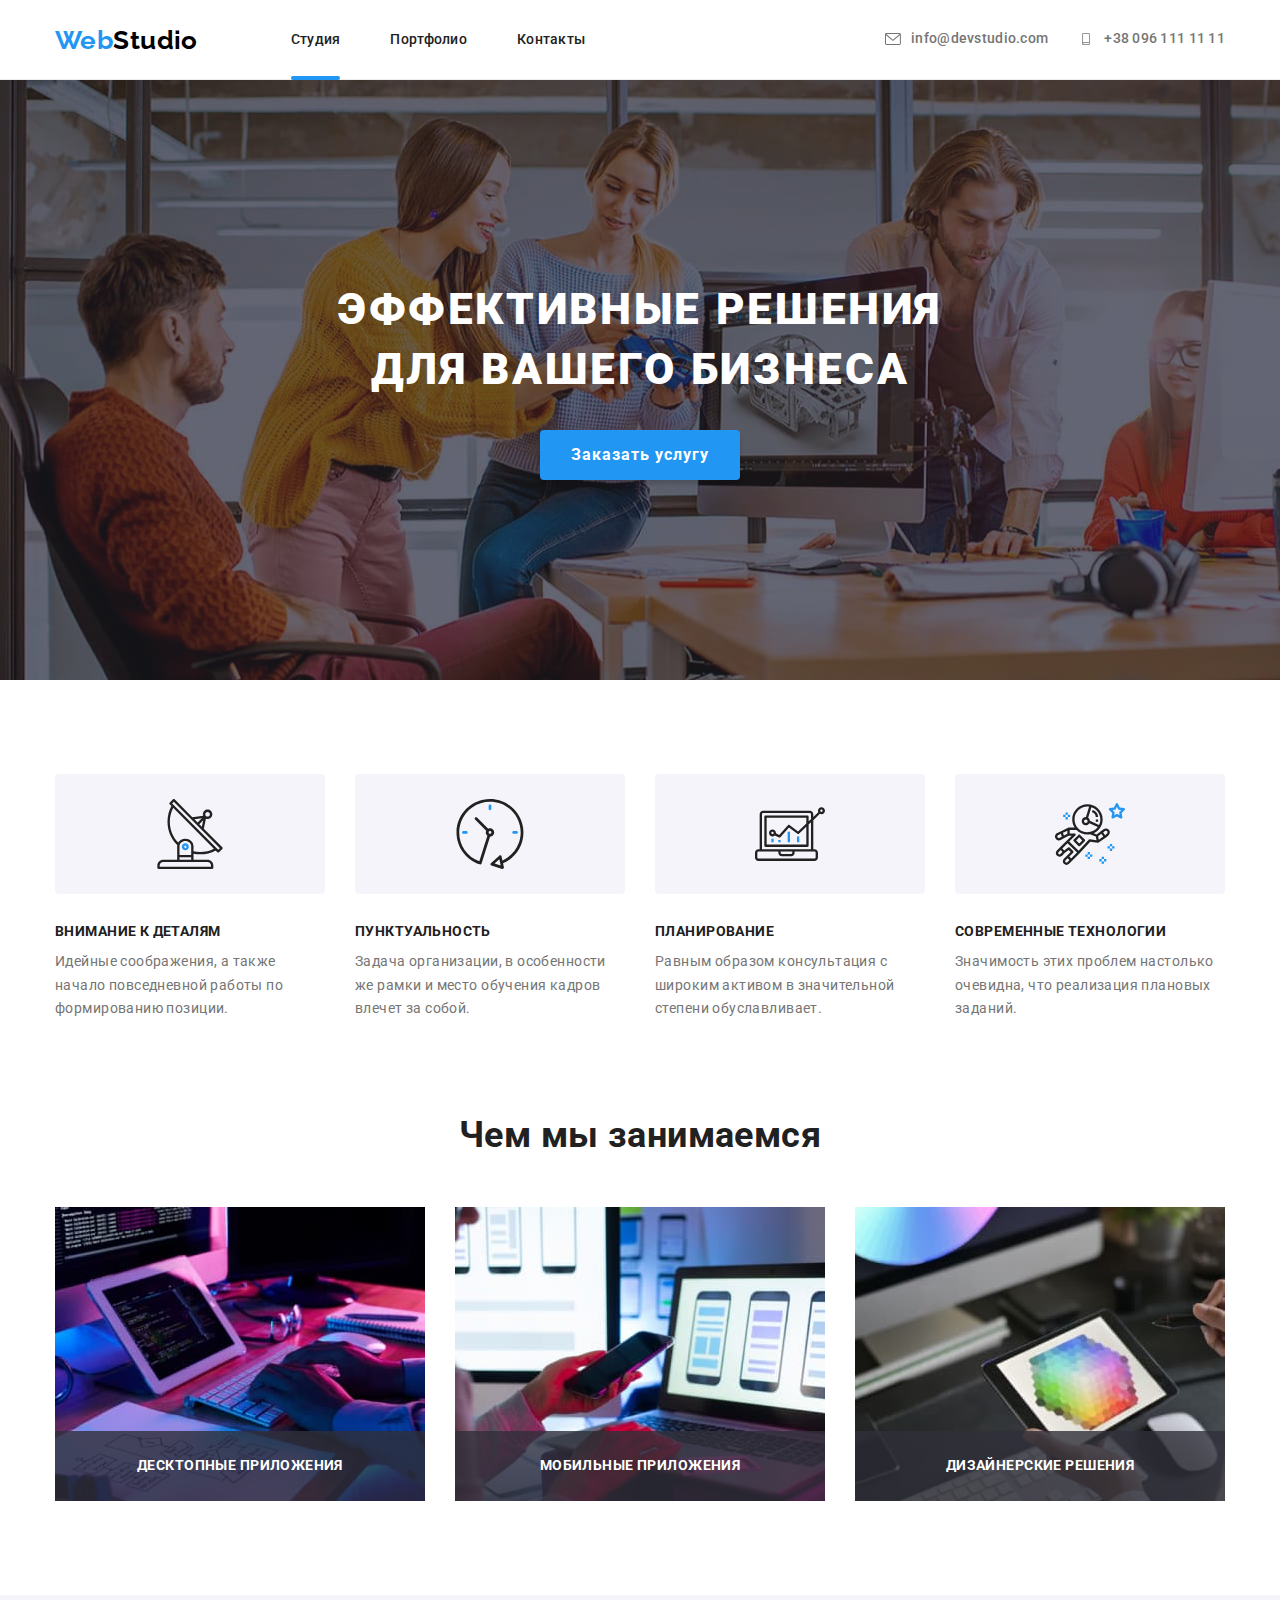
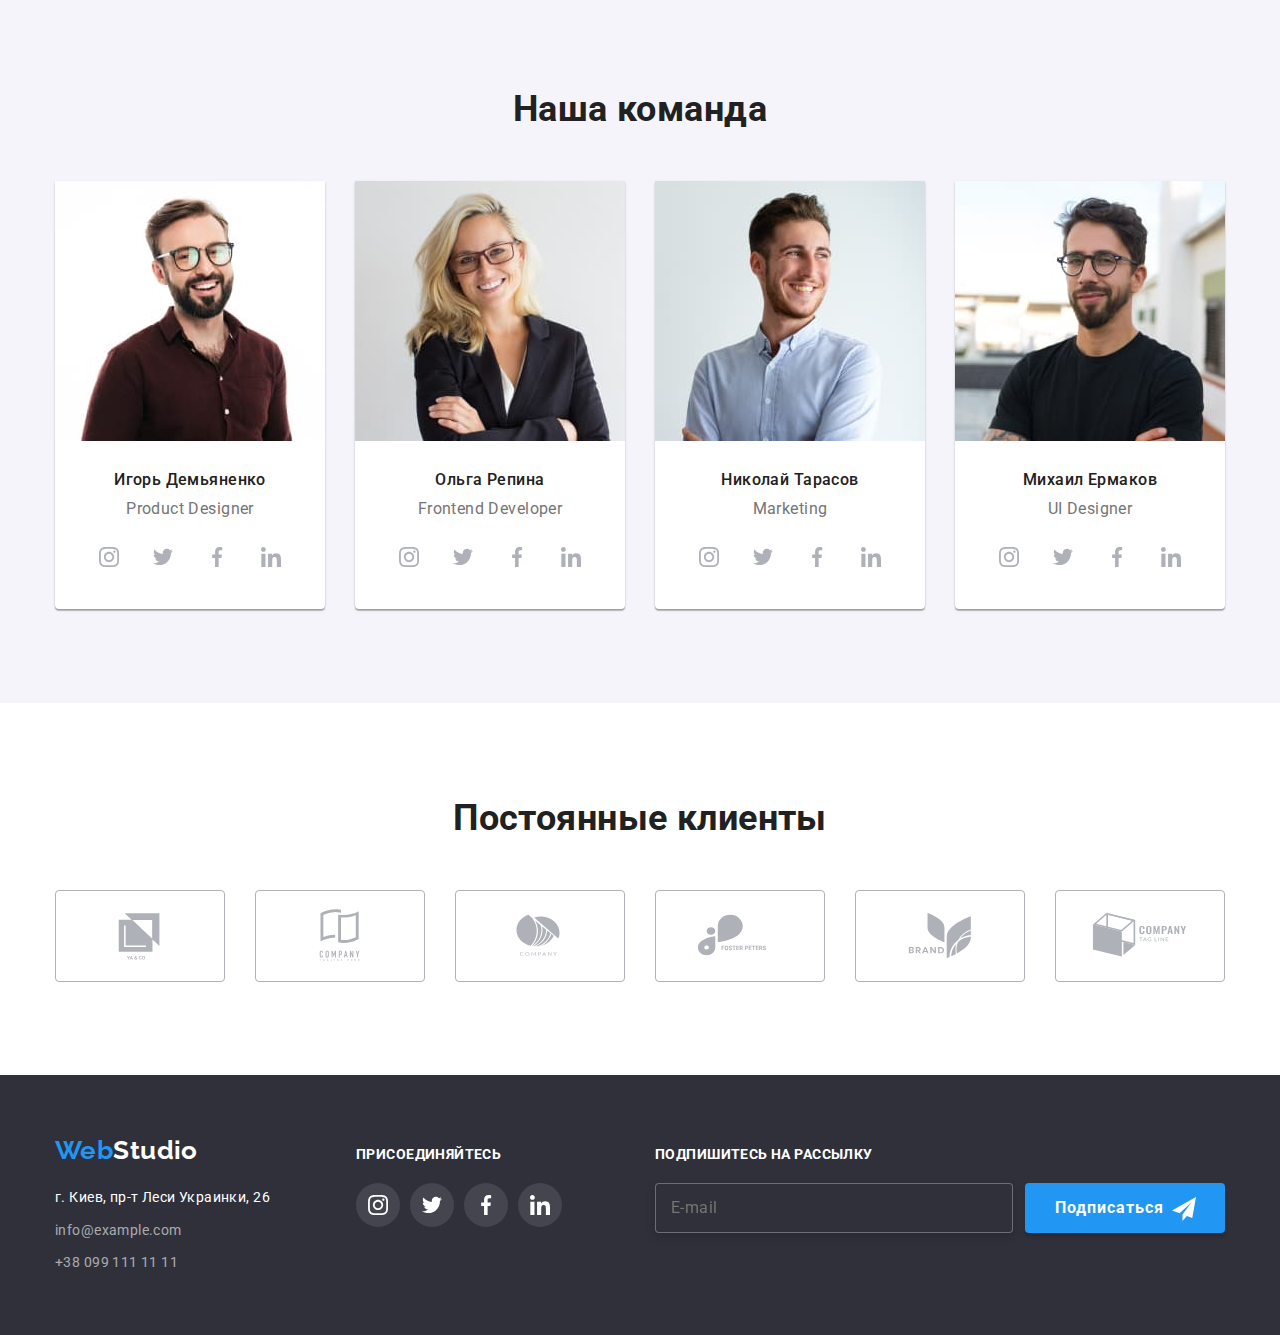
<file: index.html>
<!DOCTYPE html>
<html lang="ru">

<head>
    <meta charset="UTF-8">
    <meta http-equiv="X-UA-Compatible" content="IE=edge">
    <meta name="viewport" content="width=device-width, initial-scale=1.0">
    <title>Студия</title>

    <link rel="preconnect" href="https://fonts.googleapis.com">
    <link rel="preconnect" href="https://fonts.gstatic.com" crossorigin>
    <link
        href="https://fonts.googleapis.com/css2?family=Raleway:wght@700&family=Roboto:wght@400;500;700;900&display=swap"
        rel="stylesheet">

    <link rel="stylesheet" href="css/modern-normalize.css">

    <link rel="stylesheet" href="./css/styles.css">
</head>

<body>

    <!-- Шапка страницы -->
    <header class="header">
        <div class="container cont-header">
            <!-- логотип и навигация -->
            <nav class="nav">

                <a href="/" class="logo">
                    Web<span class="nav-logo">Studio</span>
                </a>

                <ul class="site-nav list">
                    <li class="item">
                        <a href="" class="link current">Студия</a>
                    </li>
                    <li class="item"><a href="./portfolio.html" class="link">Портфолио</a></li>
                    <li class="item"><a href="" class="link">Контакты</a></li>
                </ul>

            </nav>

            <ul class="nav-contacts list">
                <li class="item">
                    <a href="mailto:info@devstudio.com" class="link ">
                        <svg class="icon-button">
                            <use href="./images/sprite.svg#ico-envelope"></use>
                        </svg>
                        info@devstudio.com
                    </a>
                </li>
                <li class="item">
                    <a href="tel:+380961111111" class="link ">
                        <svg class="icon-button">
                            <use href="./images/sprite.svg#ico-smartphone"></use>
                        </svg>
                        +38 096 111 11 11
                    </a>
                </li>

            </ul>
        </div>

        <div class="line"></div>
    </header>

    <main>
        <!-- Герой -->
        <section class="section hero">
            <div class="container">
                <h1 class="hero-title">Эффективные решения<br /> для вашего бизнеса</h1>
                <button type="button" class="hero-btn" data-modal-open>Заказать услугу</button>
            </div>
        </section>

        <!-- Особенности -->
        <section class="section feature">
            <div class="container">
                <h2 hidden>Особенности</h2>
                <ul class="feature-item list">
                    <li class="feature-list">
                        <div class="icon-feature">
                            <svg class="svg-feature">
                                <use href="./images/sprite.svg#ico-antenna"></use>
                            </svg>
                        </div>
                        <h3 class="feature-title">Внимание к деталям</h3>
                        <p class="feature-text">
                            Идейные соображения, а также начало повседневной работы по формированию позиции.
                        </p>
                    </li>
                    <li class="feature-list">
                        <div class="icon-feature">
                            <svg class="svg-feature">
                                <use href="./images/sprite.svg#ico-clock">
                                </use>
                            </svg>
                        </div>
                        <h3 class="feature-title">Пунктуальность</h3>
                        <p class="feature-text">
                            Задача организации, в особенности же рамки и место обучения кадров влечет за собой.
                        </p>
                    </li>
                    <li class="feature-list">
                        <div class="icon-feature">
                            <svg class="svg-feature">
                                <use href="./images/sprite.svg#ico-diagram"></use>
                            </svg>
                        </div>
                        <h3 class="feature-title">Планирование</h3>
                        <p class="feature-text">
                            Равным образом консультация с широким активом в значительной степени обуславливает.
                        </p>
                    </li>
                    <li class="feature-list">
                        <div class="icon-feature">
                            <svg class="svg-feature">
                                <use href="./images/sprite.svg#ico-astronaut"></use>
                            </svg>
                        </div>
                        <h3 class="feature-title">Современные технологии</h3>
                        <p class="feature-text">
                            Значимость этих проблем настолько очевидна, что реализация плановых заданий.
                        </p>
                    </li>
                </ul>
            </div>
        </section>

        <!-- Чем мы занимаемся-->

        <section class="section work">
            <div class="container">
                <h2 class="work-title">Чем мы занимаемся</h2>
                <ul class="work-list list">
                    <li class="work-item">
                        <div class="work-annexes">
                            <img src="./images/box.jpg" alt="разметка" width="370" height="294" class="work-img">

                            <p class="annexes-text">Десктопные приложения</p>
                        </div>
                    </li>
                    <li class="work-item">
                        <div class="work-annexes">
                            <img src="./images/phones.jpg" alt="верстка под телефоны" width="370" height="294"
                                class="work-img">

                            <p class="annexes-text">Мобильные приложения</p>
                        </div>
                    </li>
                    <li class="work-item">
                        <div class="work-annexes">
                            <img src="./images/tablet.jpg" alt="верстка под телефоны" width="370" height="294"
                                class="work-img">
                            <p class="annexes-text">Дизайнерские решения</p>
                        </div>
                    </li>

                </ul>
            </div>
        </section>

        <!-- Команда разработчиков -->
        <section class="section command">
            <div class="container">
                <h2 class="command-title">Наша команда</h2>
                <ul class="command-item list">
                    <li class="comand-list">
                        <img src="./images/igor.jpg" alt="Игорь Демьяненко" width="270" height="260" class="cmd-img">
                        <div class="cmd-cont">
                            <h3 class="command-name title">Игорь Демьяненко</h3>
                            <p class="command-name skills">Product Designer</p>
                        </div>
                        <ul class="cmd-item list">
                            <li class="cmd-list">
                                <a href="" class="cmd-link">
                                    <svg class="cmd-icon">
                                        <use href="./images/sprite.svg#ico-instagram"></use>
                                    </svg>
                                </a>
                            </li>
                            <li class="cmd-list">
                                <a href="" class="cmd-link">
                                    <svg class="cmd-icon">
                                        <use href="./images/sprite.svg#ico-twitter"></use>
                                    </svg>
                                </a>
                            </li>
                            <li class="cmd-list">
                                <a href="" class="cmd-link">
                                    <svg class="cmd-icon">
                                        <use href="./images/sprite.svg#ico-facebook"></use>
                                    </svg>
                                </a>
                            </li>
                            <li class="cmd-list">
                                <a href="" class="cmd-link">
                                    <svg class="cmd-icon">
                                        <use href="./images/sprite.svg#ico-linkedin"></use>
                                    </svg>
                                </a>
                            </li>
                        </ul>
                    </li>
                    <li class="comand-list">
                        <img src="./images/olga.jpg" alt="Ольга Репина" width="270" height="260" class="cmd-img">
                        <div class="cmd-cont">
                            <h3 class="command-name title">Ольга Репина</h3>
                            <p class="command-name skills">Frontend Developer</p>
                        </div>
                        <ul class="cmd-item list">
                            <li class="cmd-list">
                                <a href="" class="cmd-link">
                                    <svg class="cmd-icon">
                                        <use href="./images/sprite.svg#ico-instagram"></use>
                                    </svg>
                                </a>
                            </li>
                            <li class="cmd-list">
                                <a href="" class="cmd-link">
                                    <svg class="cmd-icon">
                                        <use href="./images/sprite.svg#ico-twitter"></use>
                                    </svg>
                                </a>
                            </li>
                            <li class="cmd-list">
                                <a href="" class="cmd-link">
                                    <svg class="cmd-icon">
                                        <use href="./images/sprite.svg#ico-facebook"></use>
                                    </svg>
                                </a>
                            </li>
                            <li class="cmd-list">
                                <a href="" class="cmd-link">
                                    <svg class="cmd-icon">
                                        <use href="./images/sprite.svg#ico-linkedin"></use>
                                    </svg>
                                </a>
                            </li>
                        </ul>
                    </li>
                    <li class="comand-list">
                        <img src="./images/nikolay.jpg" alt="Николай Тарасов" width="270" height="260" class="cmd-img">
                        <div class="cmd-cont">
                            <h3 class="command-name title">Николай Тарасов</h3>
                            <p class="command-name skills">Marketing</p>
                        </div>
                        <ul class="cmd-item list">
                            <li class="cmd-list">
                                <a href="" class="cmd-link">
                                    <svg class="cmd-icon">
                                        <use href="./images/sprite.svg#ico-instagram"></use>
                                    </svg>
                                </a>
                            </li>
                            <li class="cmd-list">
                                <a href="" class="cmd-link">
                                    <svg class="cmd-icon">
                                        <use href="./images/sprite.svg#ico-twitter"></use>
                                    </svg>
                                </a>
                            </li>
                            <li class="cmd-list">
                                <a href="" class="cmd-link">
                                    <svg class="cmd-icon">
                                        <use href="./images/sprite.svg#ico-facebook"></use>
                                    </svg>
                                </a>
                            </li>
                            <li class="cmd-list">
                                <a href="" class="cmd-link">
                                    <svg class="cmd-icon">
                                        <use href="./images/sprite.svg#ico-linkedin"></use>
                                    </svg>
                                </a>
                            </li>
                        </ul>
                    </li>
                    <li class="comand-list">
                        <img src="./images/mikhail.jpg" alt="Михаил Ермаков" width="270" height="260" class="cmd-img">
                        <div class="cmd-cont">
                            <h3 class="command-name title">Михаил Ермаков</h3>
                            <p class="command-name skills">UI Designer</p>
                        </div>
                        <ul class="cmd-item list">
                            <li class="cmd-list">
                                <a href="" class="cmd-link">
                                    <svg class="cmd-icon">
                                        <use href="./images/sprite.svg#ico-instagram"></use>
                                    </svg>
                                </a>
                            </li>
                            <li class="cmd-list">
                                <a href="" class="cmd-link">
                                    <svg class="cmd-icon">
                                        <use href="./images/sprite.svg#ico-twitter"></use>
                                    </svg>
                                </a>
                            </li>
                            <li class="cmd-list">
                                <a href="" class="cmd-link">
                                    <svg class="cmd-icon">
                                        <use href="./images/sprite.svg#ico-facebook"></use>
                                    </svg>
                                </a>
                            </li>
                            <li class="cmd-list">
                                <a href="" class="cmd-link">
                                    <svg class="cmd-icon">
                                        <use href="./images/sprite.svg#ico-linkedin"></use>
                                    </svg>
                                </a>
                            </li>
                        </ul>
                    </li>
                </ul>
            </div>
        </section>

        <!-- Постоянные клиенты -->
        <section class="section clients">
            <div class="container clients-reg">
                <h2 class="clients-title">Постоянные клиенты</h2>
                <ul class="clients-item list">
                    <li class="clients-list">
                        <a href="" class="clients-link">
                            <svg class="clients-icon">
                                <use href="./images/sprite.svg#ico-Logo-2">

                                </use>
                            </svg>
                        </a>
                    </li>
                    <li class="clients-list">
                        <a href="" class="clients-link">
                            <svg class="clients-icon">
                                <use href="./images/sprite.svg#ico-Logo-1-1">

                                </use>
                            </svg>
                        </a>
                    </li>
                    <li class="clients-list">
                        <a href="" class="clients-link">
                            <svg class="clients-icon">
                                <use href="./images/sprite.svg#ico-Logo-3">

                                </use>
                            </svg>
                        </a>
                    </li>
                    <li class="clients-list">
                        <a href="" class="clients-link">
                            <svg class="clients-icon">
                                <use href="./images/sprite.svg#ico-Logo-4">

                                </use>
                            </svg>
                        </a>
                    </li>
                    <li class="clients-list">
                        <a href="" class="clients-link">
                            <svg class="clients-icon">
                                <use href="./images/sprite.svg#ico-Logo-5">

                                </use>
                            </svg>
                        </a>
                    </li>
                    <li class="clients-list">
                        <a href="" class="clients-link">
                            <svg class="clients-icon">
                                <use href="./images/sprite.svg#ico-Logo-6">

                                </use>
                            </svg>
                        </a>
                    </li>
                </ul>

            </div>

        </section>
    </main>

    <!-- Футер -->
    <footer class="footer">
        <div class="container foot-cont">
            <div class="addr-container">

                <div class="logo-foot">
                    <a href="/" class="logo">
                        Web<span class="footer-logo">Studio</span>
                    </a>
                </div>

                <!-- адрес, контакты -->
                <address>
                    <ul class="list">
                        <li class="addr-list">
                            <a href="https://goo.gl/maps/6sR1YWTJnG8Z933q6" target="_blank" rel="noreferrer noopener"
                                class="footer-addr">
                                г. Киев, пр-т Леси Украинки, 26
                            </a>
                        </li>
                        <li class="addr-list">
                            <a href="mailto:info@example.com" class="footer-addr cont">info@example.com</a>
                        </li>
                        <li class="addr-list">
                            <a href="tel:+380991111111" class="footer-addr cont">+38 099 111 11 11</a>
                        </li>
                    </ul>
                </address>
            </div>

            <div class="join-container">
                <h4 class="join-title">присоединяйтесь</h4>
                <ul class="join-item list">
                    <li class="cmd-list">
                        <a href="" class="cmd-link join">
                            <svg class="cmd-icon">
                                <use href="./images/sprite.svg#ico-instagram"></use>
                            </svg>
                        </a>
                    </li>
                    <li class="cmd-list">
                        <a href="" class="cmd-link join">
                            <svg class="cmd-icon">
                                <use href="./images/sprite.svg#ico-twitter"></use>
                            </svg>
                        </a>
                    </li>
                    <li class="cmd-list">
                        <a href="" class="cmd-link join">
                            <svg class="cmd-icon">
                                <use href="./images/sprite.svg#ico-facebook"></use>
                            </svg>
                        </a>
                    </li>
                    <li class="cmd-list">
                        <a href="" class="cmd-link join">
                            <svg class="cmd-icon">
                                <use href="./images/sprite.svg#ico-linkedin"></use>
                            </svg>
                        </a>
                    </li>
                </ul>
            </div>

            <!-- Подпишитесь -->
            <div class="subscribe-cont">
                <h4 class="subscribe-title">Подпишитесь на рассылку</h4>
                <form action="#" class="form-foot" autocomplete="off">
                    <input type="email" class="foot-mail" name="email" placeholder="E-mail">
                    <button class="hero-btn foot-btn">Подписаться
                        <svg class="foot-svg" width="24" height="24">
                            <use href="./images/sprite.svg#icon-send">

                            </use>
                        </svg>
                    </button>
                </form>
            </div>
        </div>
    </footer>

    <!-- Модалка -->
    <div class="backdrop is-hidden" data-modal>
        <div class="modal">
            <button class="modal-btn" data-modal-close>
                <svg class="btn-close">
                    <use href="./images/sprite.svg#icon-close">

                    </use>
                </svg>

            </button>
                <p class="text-details">Оставьте свои данные, мы вам перезвоним</p>
                <form action="#" class="form-modal" autocomplete="off">
                    <div class="form-field">
                            <label for="name" class="form-label">Имя</label>
                            <div class="form-container">
                                <input type="text" class="form-input" id="name" name="user-name">
                                <svg class="form-icon">
                                    <use href="./images/sprite.svg#icon-person">

                                    </use>
                                </svg>
                            </div>
                    </div>
                    <div class="form-field">
                        <label for="tel" class="form-label">Телефон</label>
                            <div class="form-container">
                                <input type="tel" class="form-input" id="tel" name="tel">
                                <svg class="form-icon">
                                    <use href="./images/sprite.svg#icon-phone">

                                    </use>
                                </svg>
                            </div>
                    </div>    
                    <div class="form-field">
                            <label for="mail" class="form-label">Почта</label>
                            <div class="form-container">
                                <input type="email" class="form-input" id="mail" name="email">
                                <svg class="form-icon">
                                    <use href="./images/sprite.svg#icon-email">

                                    </use>
                                </svg>
                            </div>
                    </div>
                    <div class="form-field">
                        <label for="text" class="form-label">Комментарий</label>
                        <textarea name="text" id="text" placeholder="Введите текст" class="form-input form-text"></textarea>
                    </div>     
                    <label class="label-policy">
                        <input type="checkbox" class="form-check visualy-hidden" name="policy">
                        <span class="check-item">
                            <svg class="check-icon" width="11" height="8">
                                <use href="./images/sprite.svg#icon-vector">
                            
                                </use>
                            </svg>
                        </span>
                        Соглашаюсь с рассылкой и принимаю <a class="policy-contract" href="">Условия договора</a>
                    
                    </label>
                
                    <button class="send-btn active">Отправить</button>
                </form>
        </div>
    </div>

    <!-- Вся твоя разметка, включая разметку модалки -->

    <!-- Ставим перед закрывающим тегом body -->
    <script src="./js/modal.js"></script>
</body>

</html>
</file>
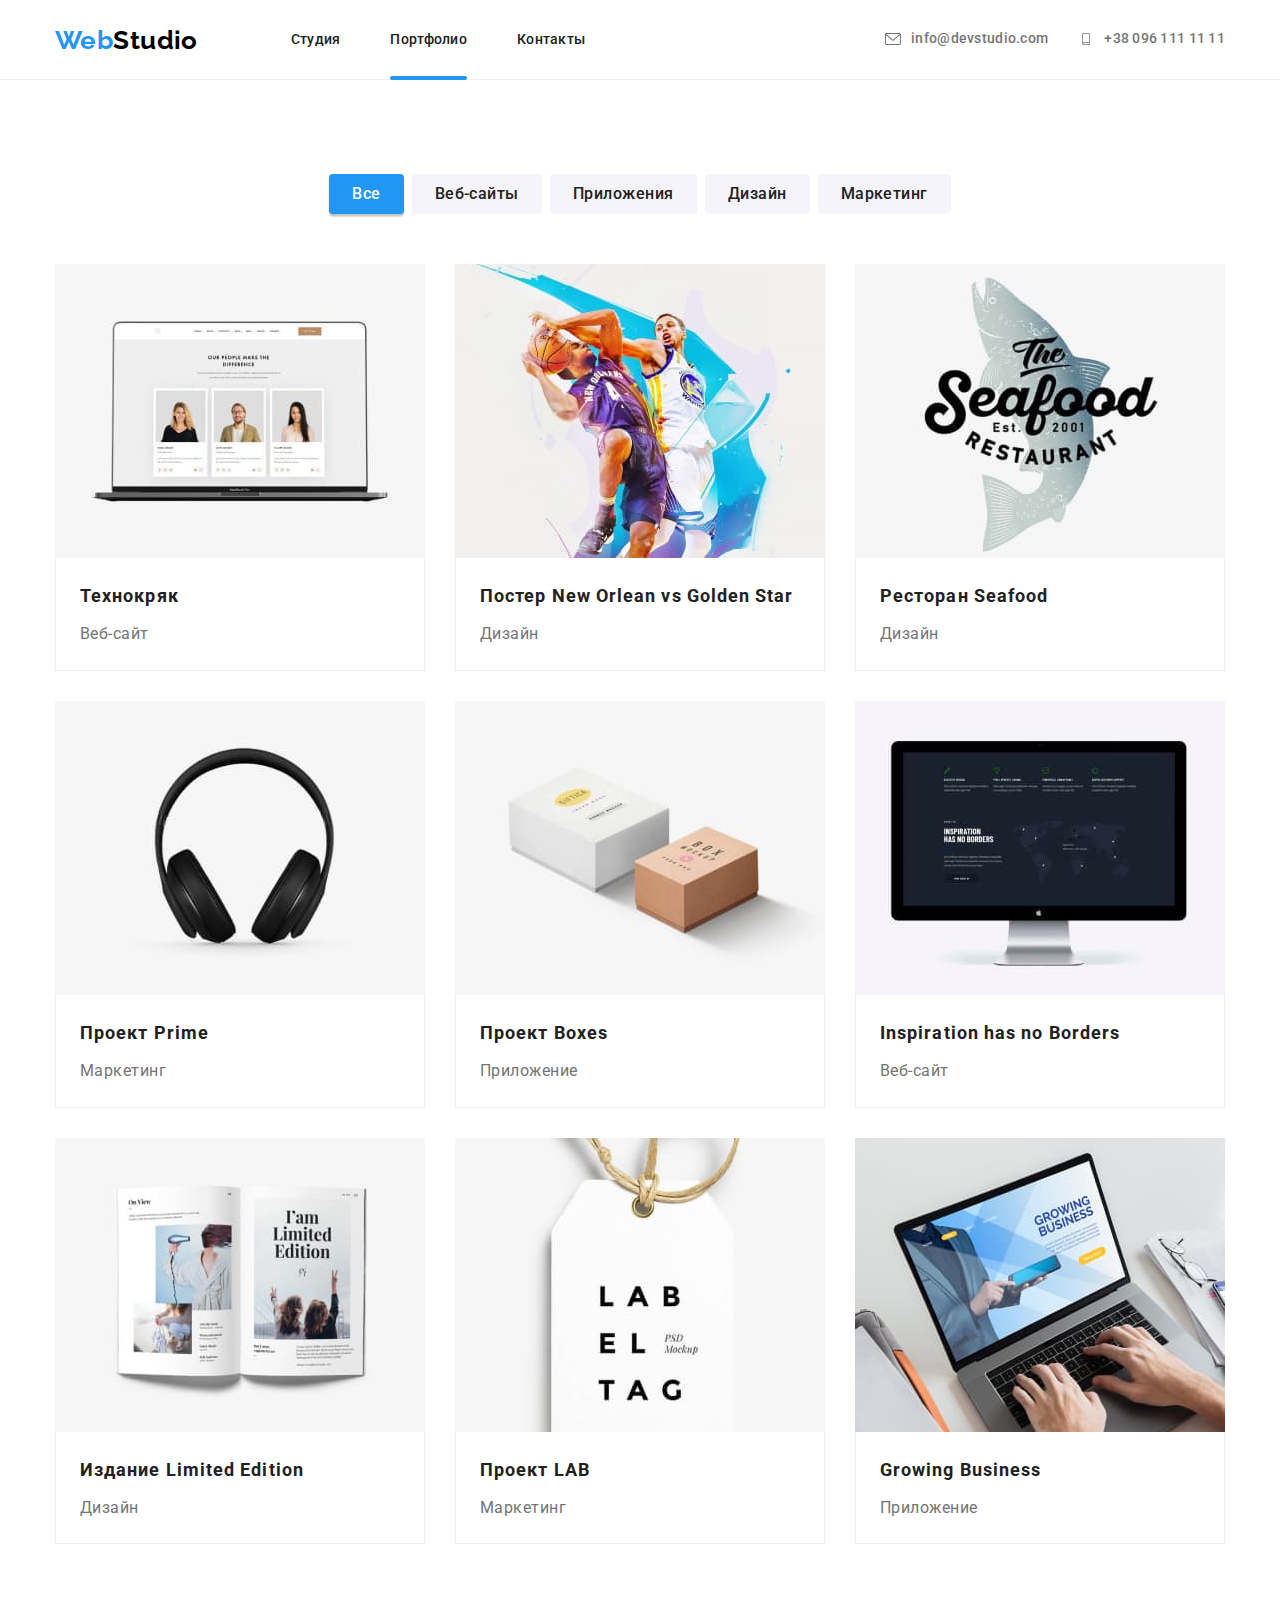
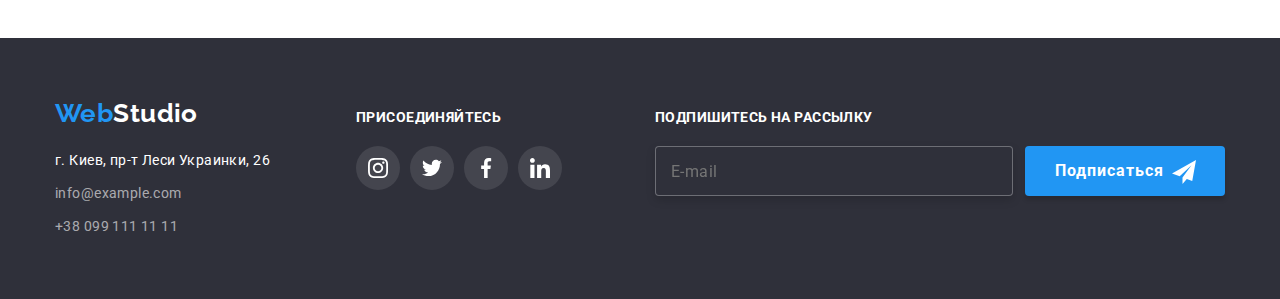
<file: portfolio.html>
<!DOCTYPE html>
<html lang="ru">

<head>
    <meta charset="UTF-8">
    <meta http-equiv="X-UA-Compatible" content="IE=edge">
    <meta name="viewport" content="width=device-width, initial-scale=1.0">
    <title>Студия</title>

    <link rel="preconnect" href="https://fonts.googleapis.com">
    <link rel="preconnect" href="https://fonts.gstatic.com" crossorigin>
    <link
        href="https://fonts.googleapis.com/css2?family=Raleway:wght@700&family=Roboto:wght@400;500;700;900&display=swap"
        rel="stylesheet">

    <link rel="stylesheet" href="css/modern-normalize.css">

    <link rel="stylesheet" href="./css/styles.css">
</head>

<body>

    <!-- Шапка страницы -->
    <header class="header">
        <div class="container cont-header">
            <!-- логотип и навигация -->
            <nav class="nav">

                <a href="/" class="logo">
                    Web<span class="nav-logo">Studio</span>
                </a>

                <ul class="site-nav list">
                    <li class="item">
                        <a href="index.html" class="link ">Студия</a>
                    </li>
                    <li class="item"><a href="./portfolio.html" class="link current">Портфолио</a></li>
                    <li class="item"><a href="" class="link">Контакты</a></li>
                </ul>

            </nav>

            <ul class="nav-contacts list">
                <li class="item">
                    <a href="mailto:info@devstudio.com" class="link ">
                        <svg class="icon-button">
                            <use href="./images/sprite.svg#ico-envelope"></use>
                        </svg>
                        info@devstudio.com
                    </a>
                </li>
                <li class="item">
                    <a href="tel:+380961111111" class="link ">
                        <svg class="icon-button">
                            <use href="./images/sprite.svg#ico-smartphone"></use>
                        </svg>
                        +38 096 111 11 11
                    </a>
                </li>

            </ul>
        </div>

        <div class="line"></div>
    </header>

    <!-- Тело -->
    <main>
        <section class="section content">
            <div class="container cont-portfolio">
                <h1 hidden>Контент</h1>
                <ul class="content-filter list">
                    <li class="filter-item"><button type="button" class="filter-btn active">Все</button></li>
                    <li class="filter-item"><button type="button" class="filter-btn">Веб-сайты</button></li>
                    <li class="filter-item"><button type="button" class="filter-btn">Приложения</button></li>
                    <li class="filter-item"><button type="button" class="filter-btn">Дизайн</button></li>
                    <li class="filter-item"><button type="button" class="filter-btn">Маркетинг</button></li>
                </ul>
                <ul class="content-item list">
                    <li class="content-list">
                        <a href="" class="content-card">
                            <div class="cont-img">
                                <img src="./images/portfolio/tehno.jpg" alt="технокряк" width="370">
                                <p class="cont-text">Технокряк это современная площадка распространения коронавируса. Компании используют эту платформу для цифрового
                                шпионажа и атак на защищённые сервера конкурентов.</p>
                            </div>
                            <div class="cont-description">
                                <h2 class="content-title">Технокряк</h2>
                                <p class="content-text">Веб-сайт</p>
                            </div>
                        </a>
                    </li>
                    <li class="content-list">
                        <a href="" class="content-card">
                            <div class="cont-img">
                                <img src="./images/portfolio/golden-star.jpg" alt="постер голден стар" width="370">
                                <p class="cont-text">Технокряк это современная площадка распространения коронавируса. Компании используют эту платформу
                                    для цифрового
                                    шпионажа и атак на защищённые сервера конкурентов.</p>
                            </div> 
                            <div class="cont-description">
                                <h2 class="content-title">Постер New Orlean vs Golden Star</h2>
                                <p class="content-text">Дизайн</p>
                            </div>
                        </a>
                    </li>
                    <li class="content-list">
                        <a href="" class="content-card">
                            <div class="cont-img">
                                <img src="./images/portfolio/seefood.jpg" alt="ресторан сифуд" width="370">
                            </div>
                            <div class="cont-description">
                                <h2 class="content-title">Ресторан Seafood</h2>
                                <p class="content-text">Дизайн</p>
                            </div>
                        </a>
                    </li>
                    <li class="content-list">
                        <a href="" class="content-card">
                            <div class="cont-img">
                                <img src="./images/portfolio/prime.jpg" alt="прайм" width="370">
                            </div>
                            <div class="cont-description">
                                <h2 class="content-title">Проект Prime</h2>
                                <p class="content-text">Маркетинг</p>
                            </div>
                        </a>
                    </li>
                    <li class="content-list">
                        <a href="" class="content-card">
                            <div class="cont-img">
                                <img src="./images/portfolio/boxes.jpg" alt="коробки" width="370">
                            </div>
                            <div class="cont-description">
                                <h2 class="content-title">Проект Boxes</h2>
                                <p class="content-text">Приложение</p>
                            </div>
                        </a>
                    </li>
                    <li class="content-list">
                        <a href="" class="content-card">
                            <div class="cont-img">
                                <img src="./images/portfolio/inspiration.jpg" alt="веб-сайт" width="370">
                            </div>
                            <div class="cont-description">
                                <h2 class="content-title">Inspiration has no Borders</h2>
                                <p class="content-text">Веб-сайт</p>
                            </div>
                        </a>
                    </li>
                    <li class="content-list">
                        <a href="" class="content-card">
                            <div class="cont-img">
                                <img src="./images/portfolio/limited.jpg" alt="журнал" width="370">
                            </div>
                            <div class="cont-description">
                                <h2 class="content-title">Издание Limited Edition</h2>
                                <p class="content-text">Дизайн</p>
                            </div>
                        </a>
                    </li>
                    <li class="content-list">
                        <a href="" class="content-card">
                            <div class="cont-img">
                                <img src="./images/portfolio/lab.jpg" alt="проект" width="370">
                            </div>
                            <div class="cont-description">
                                <h2 class="content-title">Проект LAB</h2>
                                <p class="content-text">Маркетинг</p>
                            </div>
                        </a>
                    </li>
                    <li class="content-list">
                        <a href="" class="content-card">
                            <div class="cont-img">
                                <img src="./images/portfolio/busines.jpg" alt="бизнес страничка" width="370">
                            </div>
                            <div class="cont-description">
                                <h2 class="content-title">Growing Business</h2>
                                <p class="content-text">Приложение</p>
                            </div>
                        </a>
                    </li>
                    
                </ul>
            </div>
        </section>
    </main>

    <!-- Футер -->
    
    <footer class="footer">
        <div class="container foot-cont">
            <div class="addr-container">
    
                <div class="logo-foot">
                    <a href="/" class="logo">
                        Web<span class="footer-logo">Studio</span>
                    </a>
                </div>
    
                <!-- адрес, контакты -->
                <address>
                    <ul class="list">
                        <li class="addr-list">
                            <a href="https://goo.gl/maps/6sR1YWTJnG8Z933q6" target="_blank" rel="noreferrer noopener"
                                class="footer-addr">
                                г. Киев, пр-т Леси Украинки, 26
                            </a>
                        </li>
                        <li class="addr-list">
                            <a href="mailto:info@example.com" class="footer-addr cont">info@example.com</a>
                        </li>
                        <li class="addr-list">
                            <a href="tel:+380991111111" class="footer-addr cont">+38 099 111 11 11</a>
                        </li>
                    </ul>
                </address>
            </div>
    
            <div class="join-container">
                <h4 class="join-title">присоединяйтесь</h4>
                <ul class="join-item list">
                    <li class="cmd-list">
                        <a href="" class="cmd-link join">
                            <svg class="cmd-icon">
                                <use href="./images/sprite.svg#ico-instagram"></use>
                            </svg>
                        </a>
                    </li>
                    <li class="cmd-list">
                        <a href="" class="cmd-link join">
                            <svg class="cmd-icon">
                                <use href="./images/sprite.svg#ico-twitter"></use>
                            </svg>
                        </a>
                    </li>
                    <li class="cmd-list">
                        <a href="" class="cmd-link join">
                            <svg class="cmd-icon">
                                <use href="./images/sprite.svg#ico-facebook"></use>
                            </svg>
                        </a>
                    </li>
                    <li class="cmd-list">
                        <a href="" class="cmd-link join">
                            <svg class="cmd-icon">
                                <use href="./images/sprite.svg#ico-linkedin"></use>
                            </svg>
                        </a>
                    </li>
                </ul>
            </div>

            <!-- Подпишитесь -->
            <div class="subscribe-cont">
                <h4 class="subscribe-title">Подпишитесь на рассылку</h4>
                <form action="#" class="form-foot" autocomplete="off">
                    <input type="email" class="foot-mail" name="email" placeholder="E-mail">
                    <button class="hero-btn foot-btn">Подписаться
                        <svg class="foot-svg" width="24" height="24">
                            <use href="./images/sprite.svg#icon-send">
            
                            </use>
                        </svg>
                    </button>
                </form>
            </div>
        </div>
    </footer>

</body>

</html>
</file>
<file: css/styles.css>
/* цвет основного текста #212121  */

/* вторичный цвет  текста #757575 */

/* белый #ffffff */

/* акцент #2196F3 */

/* вторичный цвет фона #2f303a */

/* Стили для index.html */

:root {
  --main-color: #212121;
  --secondary-color: #757575;
  --acent-color: #2196f3;
  --white-color: #ffffff;
  --secondary-color-fon: #2f303a;

  --indent-set-gup: 30px;
  --cubic-bazier: cubic-bezier(0.4, 0, 0.2, 1);
}

/* reset */
p,
h1,
h2,
h3,
h4,
h5,
h6 {
  margin: 0;
}

button {
  cursor: pointer;
}

img {
  display: block;
  max-width: 100%;
  height: auto;
}

.list {
  list-style: none;
  margin: 0;
  padding: 0;
}

/* Прячит чекбокс */
.visualy-hidden {
  appearance: none;
}

/* тело */

body {
  background-color: var(--white-color);
  font-family: Roboto, sans-serif;
  color: var(--main-color);
  letter-spacing: 0.03em;
  font-size: 14px;
}

/* header */

.header {
  position: relative;
}

.line {
  position: absolute;
  left: 0px;
  bottom: 0px;
  z-index: -1;

  width: 100%;

  border-bottom: 1px solid #ececec;
}

.container {
  width: 1200px;
  padding-left: 15px;
  padding-right: 15px;
  margin-left: auto;
  margin-right: auto;
}

.cont-header,
.nav {
  display: flex;
  align-items: center;
}

/* Logo */

.logo {
  font-family: Raleway, sans-serif;
  font-weight: 700;
  font-size: 26px;
  line-height: 1.19;
  color: var(--acent-color);
  text-decoration: none;
}

.nav-logo {
  color: #000000;
}

/* Site nav */

.section {
  padding-top: 94px;
  padding-bottom: 94px;
}

.site-nav {
  display: flex;
  margin-left: 93px;
}

.site-nav .item:nth-child(n + 2) {
  margin-left: 50px;
}

.site-nav .link {
  padding-top: 32px;
  padding-bottom: 32px;
  display: block;
}

.site-nav .link,
.nav-contacts .link {
  font-weight: 500;
  line-height: 1.14;
  letter-spacing: 0.02em;
  text-decoration: none;
  color: var(--main-color);
  transition: color 250ms var(--cubic-bazier);
}

.site-nav .link:hover,
.site-nav .link:focus,
.nav-contacts .link:hover,
.nav-contacts .link:focus {
  color: var(--acent-color);
}

.link.current {
  position: relative;
}

.link.current::after {
  content: '';
  background-color: var(--acent-color);
  height: 4px;
  width: 100%;
  display: flex;
  border-radius: 2px;
  position: absolute;
  left: 0;
  bottom: 0;
}

/* nav contacts */
.nav-contacts {
  display: flex;
  margin-left: auto;
}

.item .link {
  display: inline-flex;
  align-items: center;
}

.icon-button {
  width: 16px;
  height: 12px;
  fill: currentColor;
  margin-right: 10px;
}

.nav-contacts .link {
  color: var(--secondary-color);
}

.nav-contacts .item:nth-child(n + 2) {
  margin-left: 30px;
}

/* HERO */

.hero {
  text-align: center;

  background-color: var(--secondary-color-fon);
  background-image: linear-gradient(to right, rgba(47, 48, 58, 0.4), rgba(47, 48, 58, 0.4)),
    url(../images/hero.jpg);

  max-width: 1600px;

  margin: 0 auto;
  padding-top: 200px;
  padding-bottom: 200px;
}

.hero-title {
  font-weight: 900;
  font-size: 44px;
  line-height: 1.36;
  letter-spacing: 0.06em;
  text-transform: uppercase;

  margin-bottom: 30px;
  color: var(--white-color);
}

.hero-btn {
  font-weight: 700;
  font-size: 16px;
  line-height: 1.87;
  letter-spacing: 0.06em;

  color: var(--white-color);
  background-color: var(--acent-color);

  min-width: 200px;
  min-height: 50px;

  box-shadow: 0px 4px 4px rgba(0, 0, 0, 0.15);
  border-radius: 4px;
  border: 1px solid transparent;
}

/* Feature */
.feature-item {
  display: flex;
}

.feature-list {
  width: 270px;
  margin-left: 30px;
}

.feature-list:first-child {
  margin-left: 0;
}

.icon-feature {
  height: 120px;
  display: flex;
  justify-content: center;
  align-items: center;
  margin-bottom: 30px;
  background-color: #f5f4fa;
  border-radius: 4px;
}

.svg-feature {
  width: 70px;
  height: 70px;
}

.feature-title {
  font-weight: 700;
  font-size: 14px;
  line-height: 1.14;
  margin-bottom: 10px;
  text-transform: uppercase;
}

.feature-text {
  line-height: 1.71;
  color: var(--secondary-color);
}

/* WORK */

.section.work {
  padding-top: 0;
}

.work-annexes {
  position: relative;
}

.annexes-text {
  position: absolute;
  bottom: 0;
  left: 0;

  width: 100%;
  height: 70px;

  background: rgba(47, 48, 58, 0.8);
  color: var(--white-color);

  display: flex;
  align-items: center;
  justify-content: center;

  line-height: 1.14;
  text-transform: uppercase;
  font-weight: bold;
}

.comand-list:nth-child(n + 2),
.work-item:nth-child(n + 2) {
  margin-left: 30px;
}

/* Команда разработчиков */

.command-item,
.work-list {
  display: flex;
}

.command {
  background: #f5f4fa;
}

.comand-list {
  background-color: var(--white-color);
  box-shadow: 0px 1px 3px rgba(0, 0, 0, 0.12), 0px 1px 1px rgba(0, 0, 0, 0.14),
    0px 2px 1px rgba(0, 0, 0, 0.2);
  border-radius: 0px 0px 4px 4px;
  text-align: center;
}

.cmd-cont {
  padding-top: 30px;
  margin-bottom: 16px;
}

.work-title,
.command-title {
  font-weight: 700;
  font-size: 36px;
  line-height: 1.16;
  text-align: center;
  margin-bottom: 50px;
}

.command-name {
  font-weight: 500;
  font-size: 16px;
  line-height: 1.18;
}

.command-name.title {
  margin-bottom: 10px;
}

.command-name.skills {
  color: var(--secondary-color);
  font-weight: 400;
}

.cmd-item {
  width: 206px;
  height: 44px;
  display: flex;
  margin: 0 auto;
  margin-bottom: 30px;
}

.cmd-link {
  width: 44px;
  height: 44px;
  display: flex;
  align-items: center;
  justify-content: center;
  fill: #afb1b8;
  border-radius: 50%;
  transition: fill 250ms var(--cubic-bazier), background-color 250ms var(--cubic-bazier);
}

.cmd-link:hover,
.cmd-link.join:hover,
.cmd-link.join:focus,
.cmd-link:focus {
  fill: var(--white-color);
  background-color: var(--acent-color);
}

.cmd-list + .cmd-list {
  margin-left: 10px;
}

.cmd-icon {
  width: 20px;
  height: 20px;
}

/* Постоянные клиенты */
.clients-reg {
  height: 184px;
}

.clients-title {
  font-size: 36px;
  line-height: 1.2;
  text-align: center;
  margin-bottom: 50px;
}

.clients-item {
  display: flex;
  justify-content: space-between;
}

.clients-link {
  width: 170px;
  height: 92px;
  display: flex;
  align-items: center;
  justify-content: center;
  color: #afb1b8;
  border: 1px solid #afb1b8;
  border-radius: 4px;
  transition: color 250ms var(--cubic-bazier);
}

.clients-icon {
  width: 106px;
  height: 60px;

  fill: currentColor;
}

.clients-link:hover,
.clients-link:focus {
  color: var(--acent-color);
  border: 1px solid var(--acent-color);
}

/* FOOTER */

.footer {
  background: var(--secondary-color-fon);
  padding-top: 60px;
  padding-bottom: 60px;
}

.addr-container {
  width: 231px;
}

.footer-logo {
  color: var(--white-color);
}

.logo-foot {
  margin-bottom: 20px;
}

.addr-list {
  margin-bottom: 9px;
}

.addr-list:last-child {
  margin-bottom: 0;
}

.footer-addr {
  font-style: normal;
  line-height: 1.71;
  text-decoration: none;
  color: var(--white-color);
  transition: color 250ms var(--cubic-bazier);
}

.footer-addr.cont {
  color: rgba(255, 255, 255, 0.6);
}

.footer-addr:hover,
.footer-addr:focus {
  color: var(--acent-color);
}

.foot-cont {
  display: flex;
  align-items: baseline;
}

/* присоиденяйтесь */

.join-container {
  width: 206px;
  height: 80px;
  margin-left: 70px;
}

.join-item {
  display: flex;
}

.join-title,
.subscribe-title {
  margin-bottom: 20px;
  line-height: 1.14;
  text-transform: uppercase;

  color: var(--white-color);
}

.cmd-link.join {
  background: rgba(255, 255, 255, 0.1);
  fill: var(--white-color);
}

/* Подпишитесь */

.subscribe-cont {
  width: 570px;
  margin-left: 93px;
}

.form-foot {
  display: flex;
  justify-content: space-between;
}

.foot-mail {
  width: 358px;
  height: 50px;

  background-color: var(--secondary-color-fon);

  border: 1px solid rgba(255, 255, 255, 0.3);
  box-sizing: border-box;
  filter: drop-shadow(0px 4px 4px rgba(0, 0, 0, 0.15));
  border-radius: 4px;
  padding-left: 15px;

  font-size: 16px;
  line-height: 1.25;
  letter-spacing: 0.03em;

  color: rgba(255, 255, 255, 0.6);
  cursor: pointer;
}

.foot-mail:focus {
  outline: none;
}

.foot-btn {
  position: relative;
  padding-left: 29px;
  text-align: left;
}

.foot-svg {
  position: absolute;
  top: 13px;
  right: 28px;
}

/* Portfolio */

/* Фильтра */

.content-filter {
  display: flex;
  justify-content: center;
  margin-bottom: 50px;
}

.filter-item {
  margin-left: 8px;
}

.filter-item:first-child {
  margin-left: 0px;
}

.filter-btn,
.send-btn {
  font-family: inherit;
  font-style: normal;
  font-weight: 500;
  font-size: 16px;
  line-height: 1.62;
  letter-spacing: 0.03em;

  color: var(--main-color);
  background-color: #f5f4fa;
  cursor: pointer;
  padding: 6px 22px;
  background: #f5f4fa;
  border-radius: 4px;
  border: 1px solid transparent;
  transition: background-color 250ms var(--cubic-bazier), color 250ms var(--cubic-bazier);
}

.filter-btn.active,
.send-btn.active {
  color: var(--white-color);
  background-color: var(--acent-color);
  box-shadow: 0px 3px 1px rgba(0, 0, 0, 0.1), 0px 1px 2px rgba(0, 0, 0, 0.08),
    0px 2px 2px rgba(0, 0, 0, 0.12);
  border-radius: 4px;
}

.filter-btn:hover,
.filter-btn:focus {
  color: var(--white-color);
  background-color: var(--acent-color);

  box-shadow: 0px 3px 1px rgba(0, 0, 0, 0.1), 0px 1px 2px rgba(0, 0, 0, 0.08),
    0px 2px 2px rgba(0, 0, 0, 0.12);
}

/* Контент */

.cont-portfolio {
  padding-left: 0;
  padding-right: 0;
}

.content-item {
  display: flex;
  flex-wrap: wrap;
  justify-content: center;
}

.content-list {
  flex-basis: calc(100% / 3 - var(--indent-set-gup));
  margin-left: var(--indent-set-gup);
  margin-bottom: var(--indent-set-gup);
}

.content-list:nth-child(3n + 1) {
  margin-left: 0;
}

.content-list:nth-last-child(-n + 3) {
  margin-bottom: 0;
}

.content-card {
  display: block;
  text-decoration: none;
  transition: box-shadow 250ms var(--cubic-bazier);
}

.content-card:hover,
.content-card:focus {
  box-shadow: 0px 1px 1px rgba(0, 0, 0, 0.12), 0px 4px 4px rgba(0, 0, 0, 0.06),
    1px 4px 6px rgba(0, 0, 0, 0.16);
}

.cont-description {
  padding: 20px 24px;
  border-bottom: 1px solid #eeeeee;
  border-left: 1px solid #eeeeee;
  border-right: 1px solid #eeeeee;
}

.cont-img {
  position: relative;
  overflow: hidden;
}

.cont-text {
  position: absolute;
  top: 0;
  left: 0;

  color: var(--white-color);
  background: rgba(33, 150, 243, 0.9);
  padding: 63px 24px;

  font-size: 18px;
  line-height: 1.56;
  letter-spacing: 0.03em;

  transform: translateY(100%);
  transition: transform 250ms var(--cubic-bazier);
}

.content-card:hover .cont-text {
  transform: translateY(0);
}

.content-title {
  font-weight: 700;
  font-size: 18px;
  line-height: 2;
  letter-spacing: 0.06em;

  color: var(--main-color);
  margin-bottom: 4px;
}

.content-text {
  font-size: 16px;
  line-height: 1.87px;
  letter-spacing: 0.03em;
  padding-top: 15px;
  padding-bottom: 15px;

  color: var(--secondary-color);
}

/* Модалка */

.backdrop {
  position: fixed;
  top: 0;
  left: 0;

  background-color: rgba(0, 0, 0, 0.2);

  width: 100vw;
  height: 100vh;

  transition: opacity 500ms, visibility 500ms var(--cubic-bazier);
}

.backdrop.is-hidden {
  visibility: hidden;
  opacity: 0;
  pointer-events: none;
}

.backdrop.is-hidden .modal {
  transform: scale(0.75) rotate(180deg) translate(100%);
}

.modal {
  position: relative;
  width: 528px;
  min-height: 581px;
  padding: 40px;

  position: absolute;
  top: 50%;
  left: 50%;

  transform: scale(1) rotate(0);
  transition: transform 500ms;
  transform: translate(-50%, -50%);

  background-color: var(--white-color);
}

.modal-btn {
  position: absolute;
  top: 8px;
  right: 8px;

  display: flex;
  align-items: center;

  width: 30px;
  height: 30px;

  border-radius: 50%;
  background: #ffffff;
  border: 1px solid rgba(0, 0, 0, 0.1);
}

/* Форма в модалке */

.text-details {
  font-size: 20px;
  line-height: 1.15;
  letter-spacing: 0.03em;
  margin-bottom: 12px;
  font-weight: bold;
  text-align: center;
}

.form-field {
  margin-bottom: 10px;
}

.form-field:nth-child(4) {
  margin-bottom: 20px;
}

.form-label {
  font-size: 12px;
  line-height: 1.16;
  letter-spacing: 0.01em;
  margin-bottom: 4px;
  display: block;
  color: var(--secondary-color);
}

.form-container {
  position: relative;
  width: 448px;
}

.form-input {
  width: 100%;
  height: 40px;

  border: 1px solid rgba(33, 33, 33, 0.2);
  border-radius: 4px;
  padding-left: 42px;
  outline: none;
  cursor: pointer;
  transition: border 250ms var(--cubic-bazier);
}

.form-input:focus {
  border: 1px solid var(--acent-color);
}

.form-input:focus + .form-icon {
  fill: var(--acent-color);
}

.form-icon {
  width: 18px;
  height: 18px;
  position: absolute;
  top: 11px;
  left: 12px;
  transition: fill 250ms var(--cubic-bazier);
}

.form-text {
  padding: 12px 16px;
  height: 120px;
  resize: none;
}

.form-text::placeholder {
  font-size: 12px;
  line-height: 14px;
  letter-spacing: 0.01em;

  color: rgba(117, 117, 117, 0.5);
}

.label-policy {
  display: flex;
  align-items: center;
  justify-content: center;
  font-size: 14px;
  line-height: 1.71;
  letter-spacing: 0.03em;

  color: var(--secondary-color);
}

.check-item {
  width: 16px;
  height: 15px;
  border: 2px solid var(--main-color);
  border-radius: 2px;
  margin-right: 8px;
  display: flex;
  align-items: center;
  justify-content: center;
}

.check-icon {
  fill: var(--white-color);
}

.form-check:checked + .check-item {
  background-color: var(--acent-color);
  border: none;
}

.policy-contract {
  font-size: 14px;
  line-height: 1.71px;
  margin-left: 5px;
  letter-spacing: 0.03em;

  color: var(--acent-color);
}

.send-btn.active {
  text-align: center;
  width: 200px;
  height: 50px;
  display: block;
  margin: 30px auto 0 auto;
}
</file>
